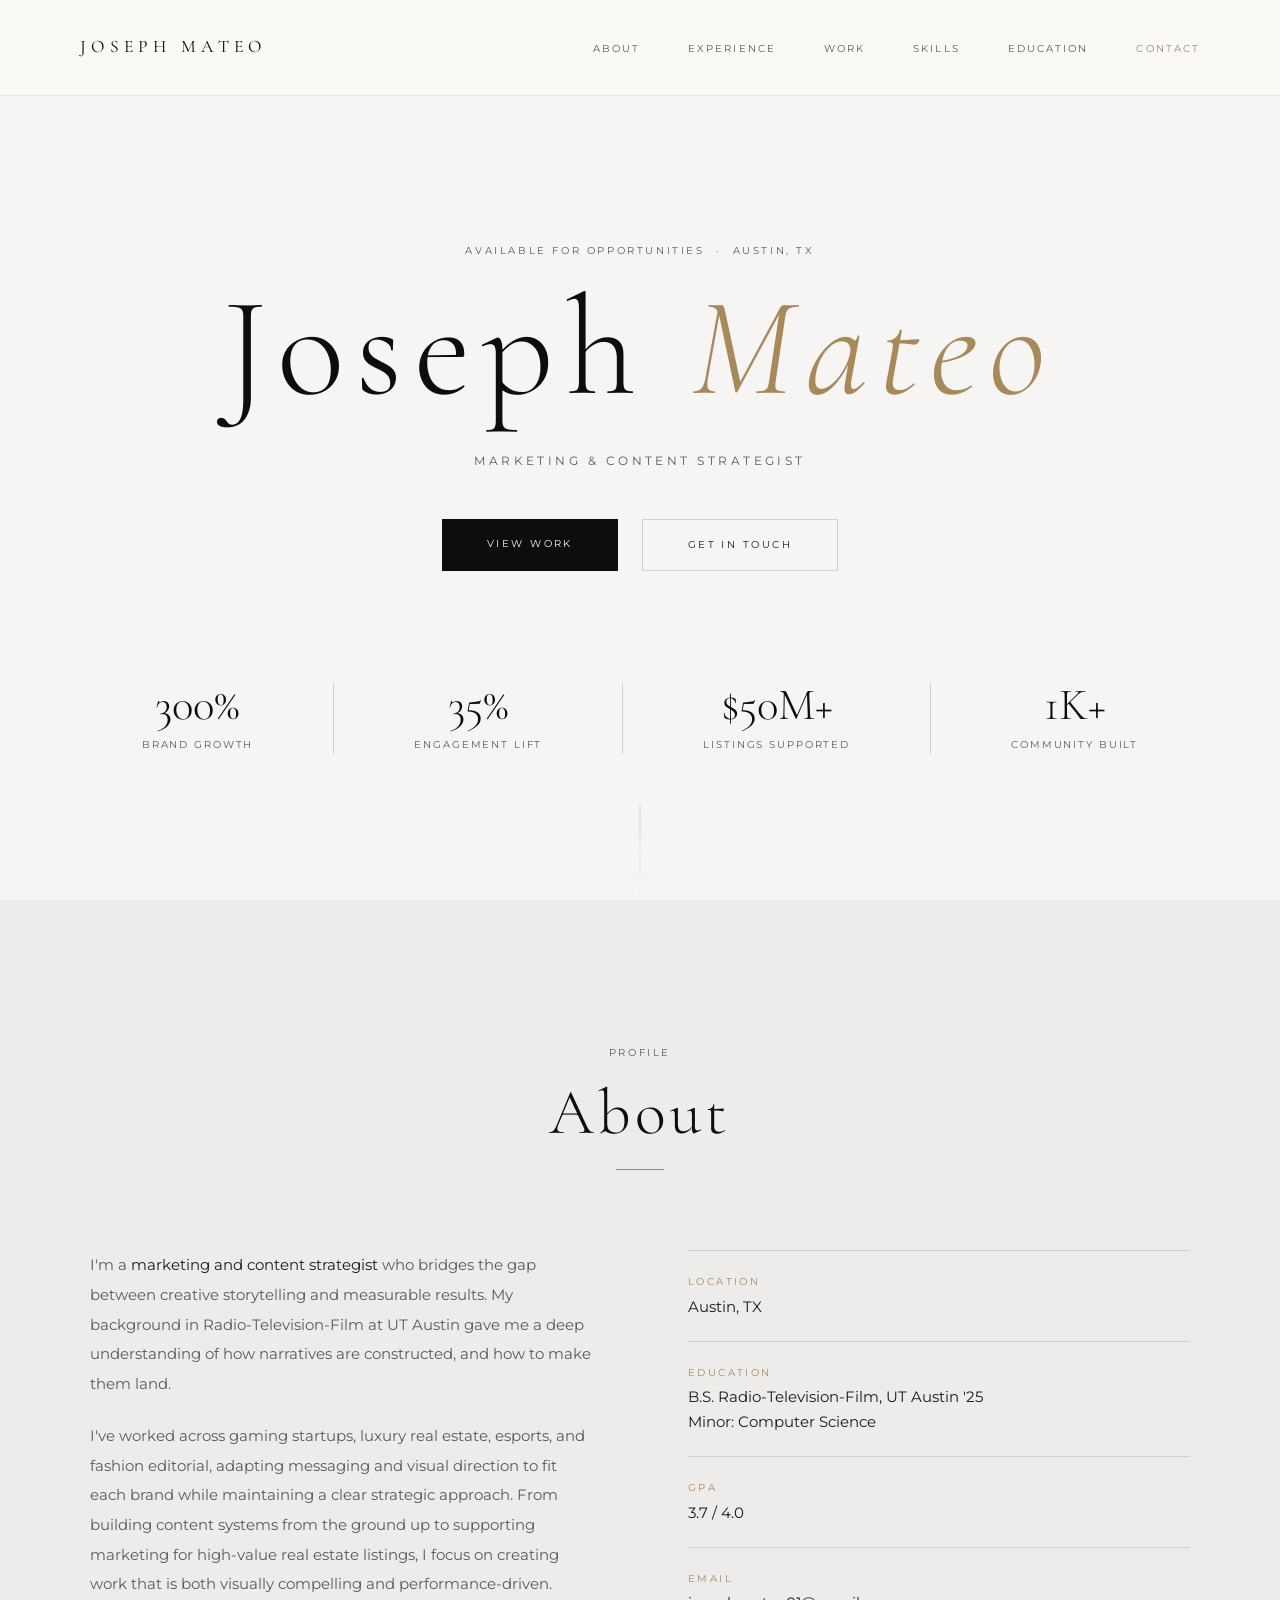
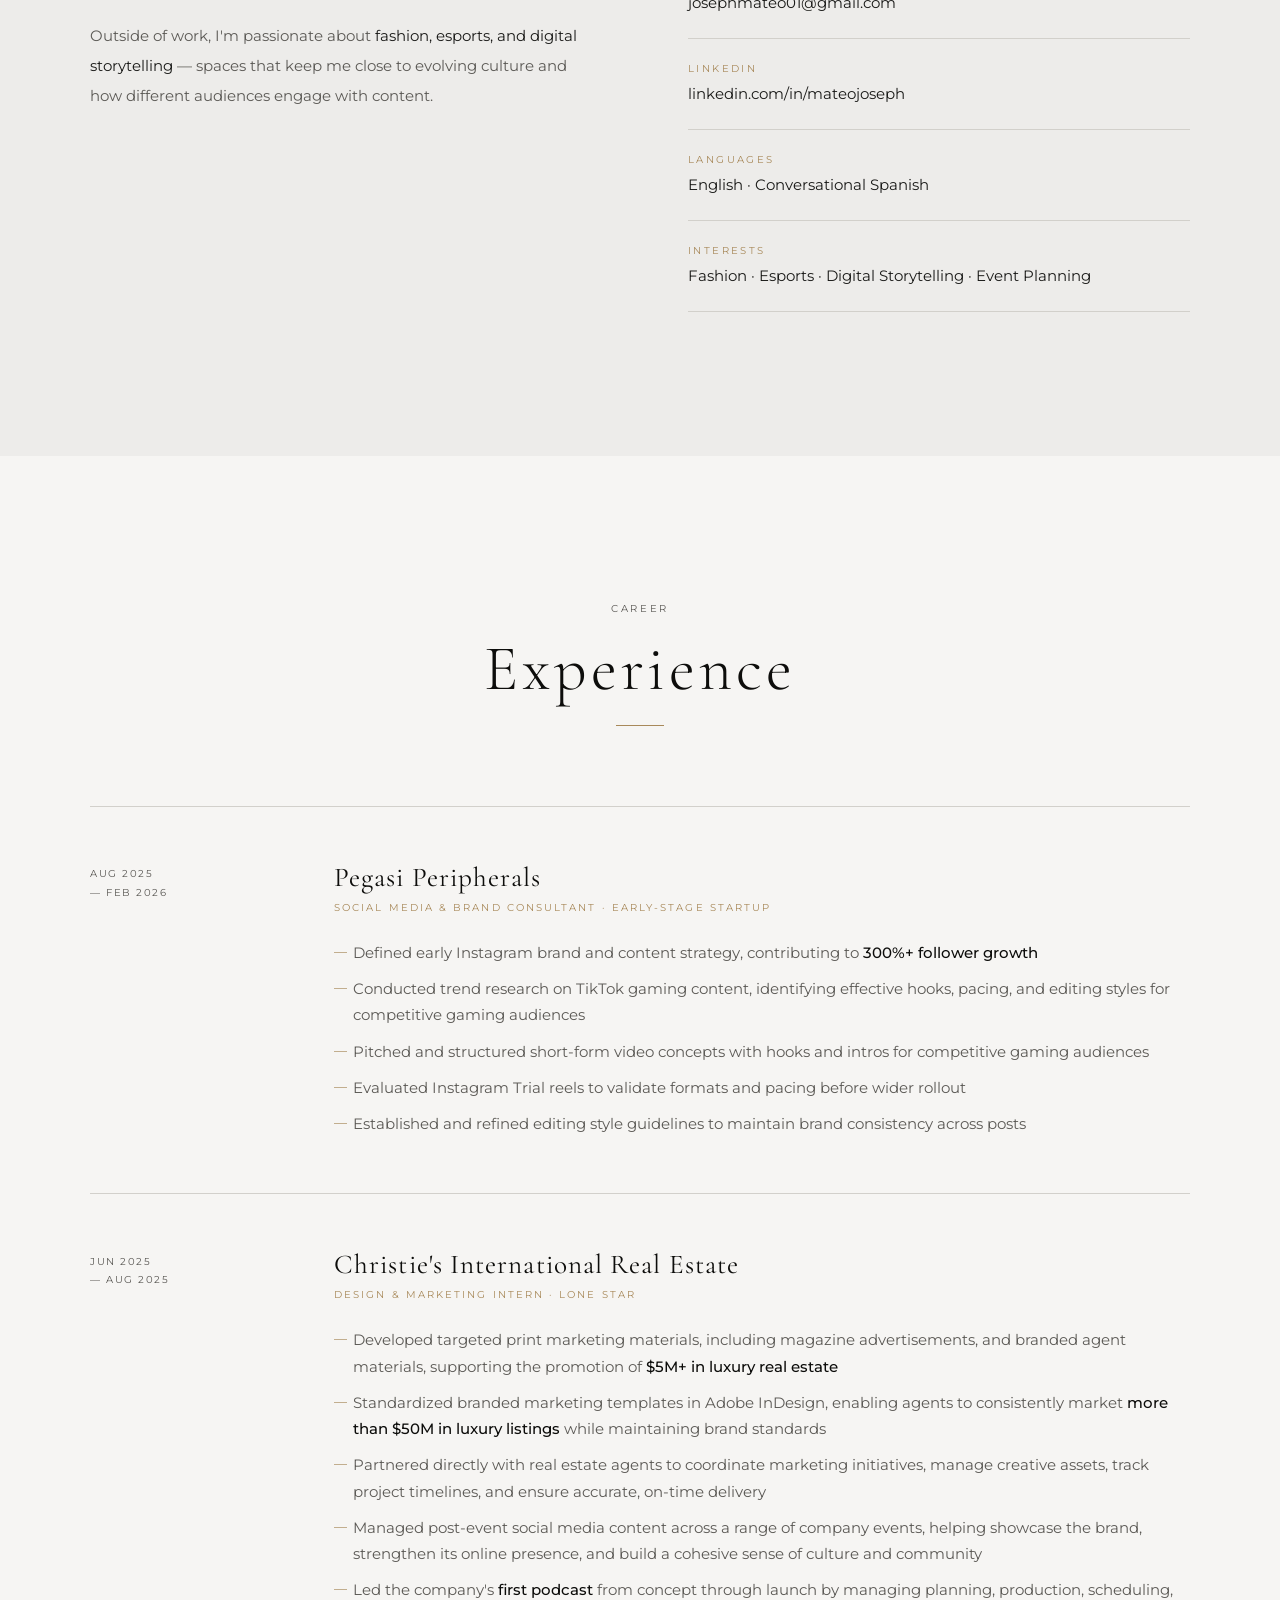
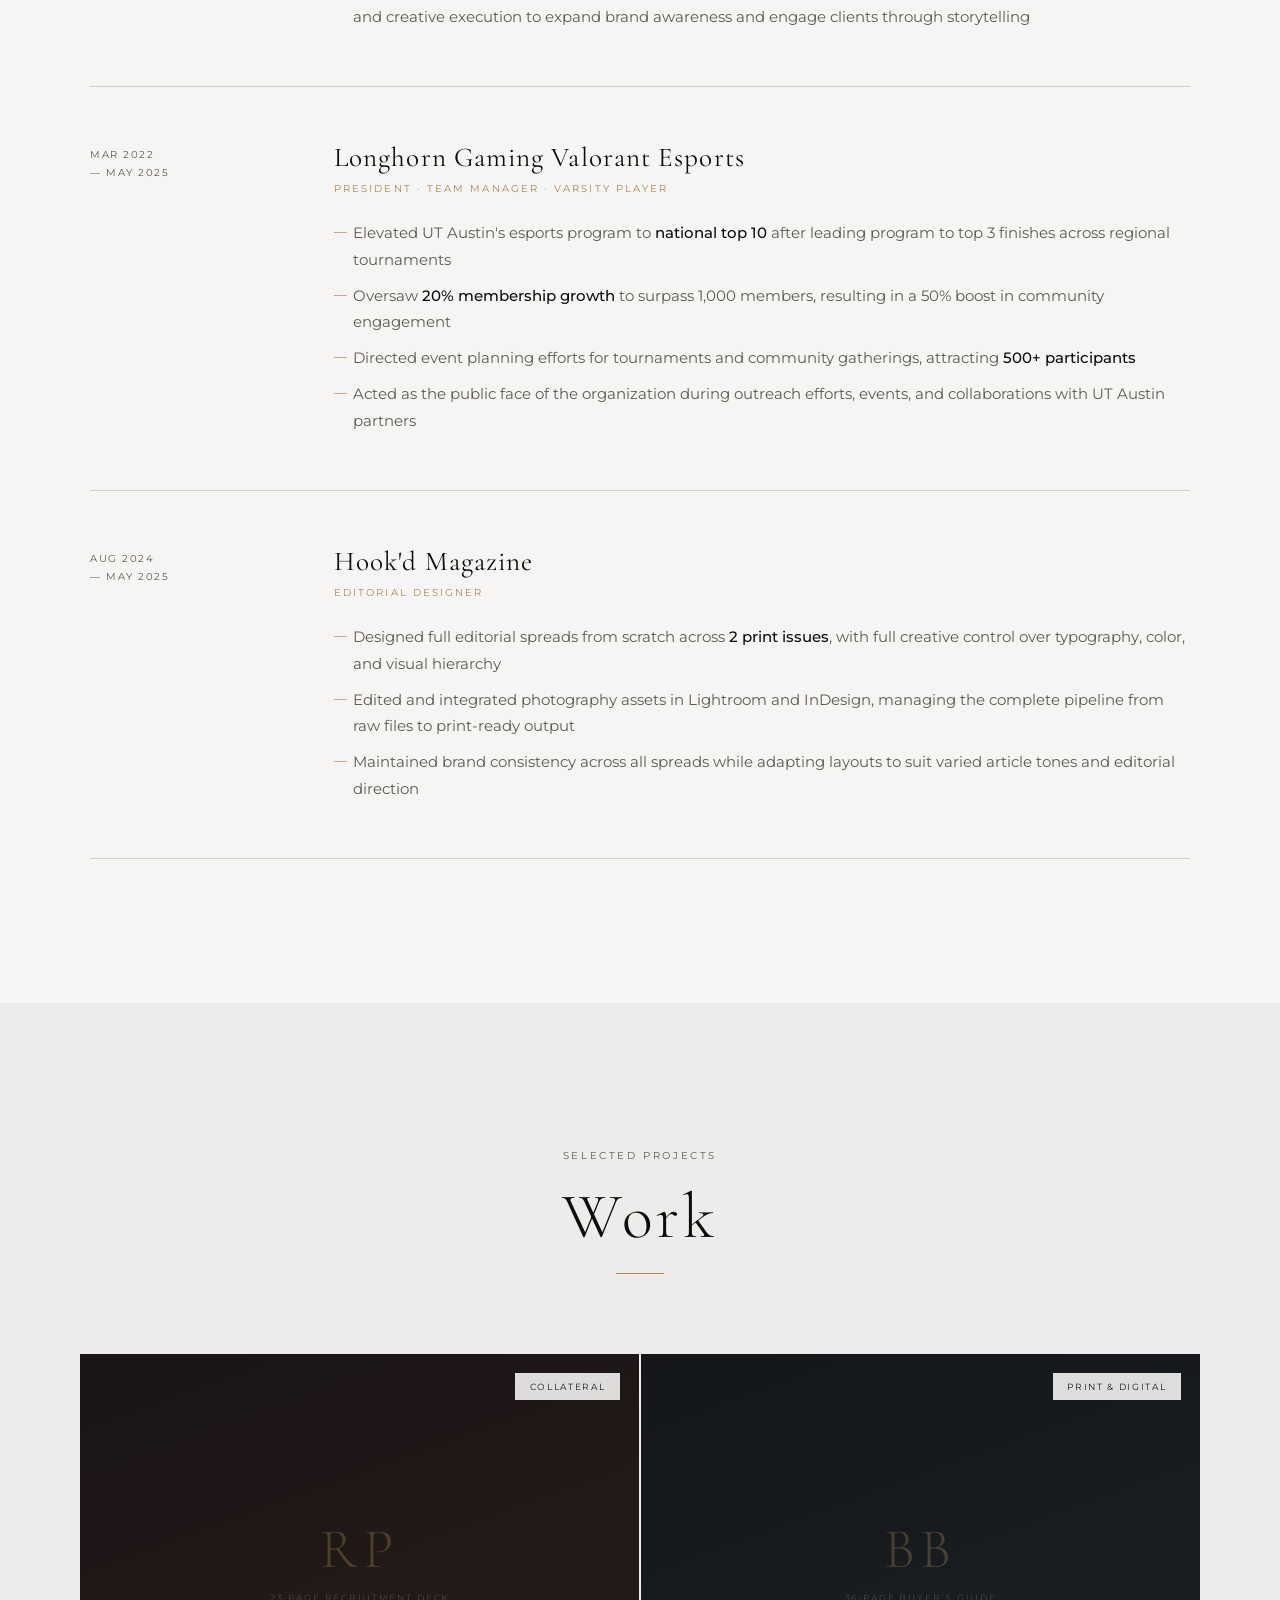
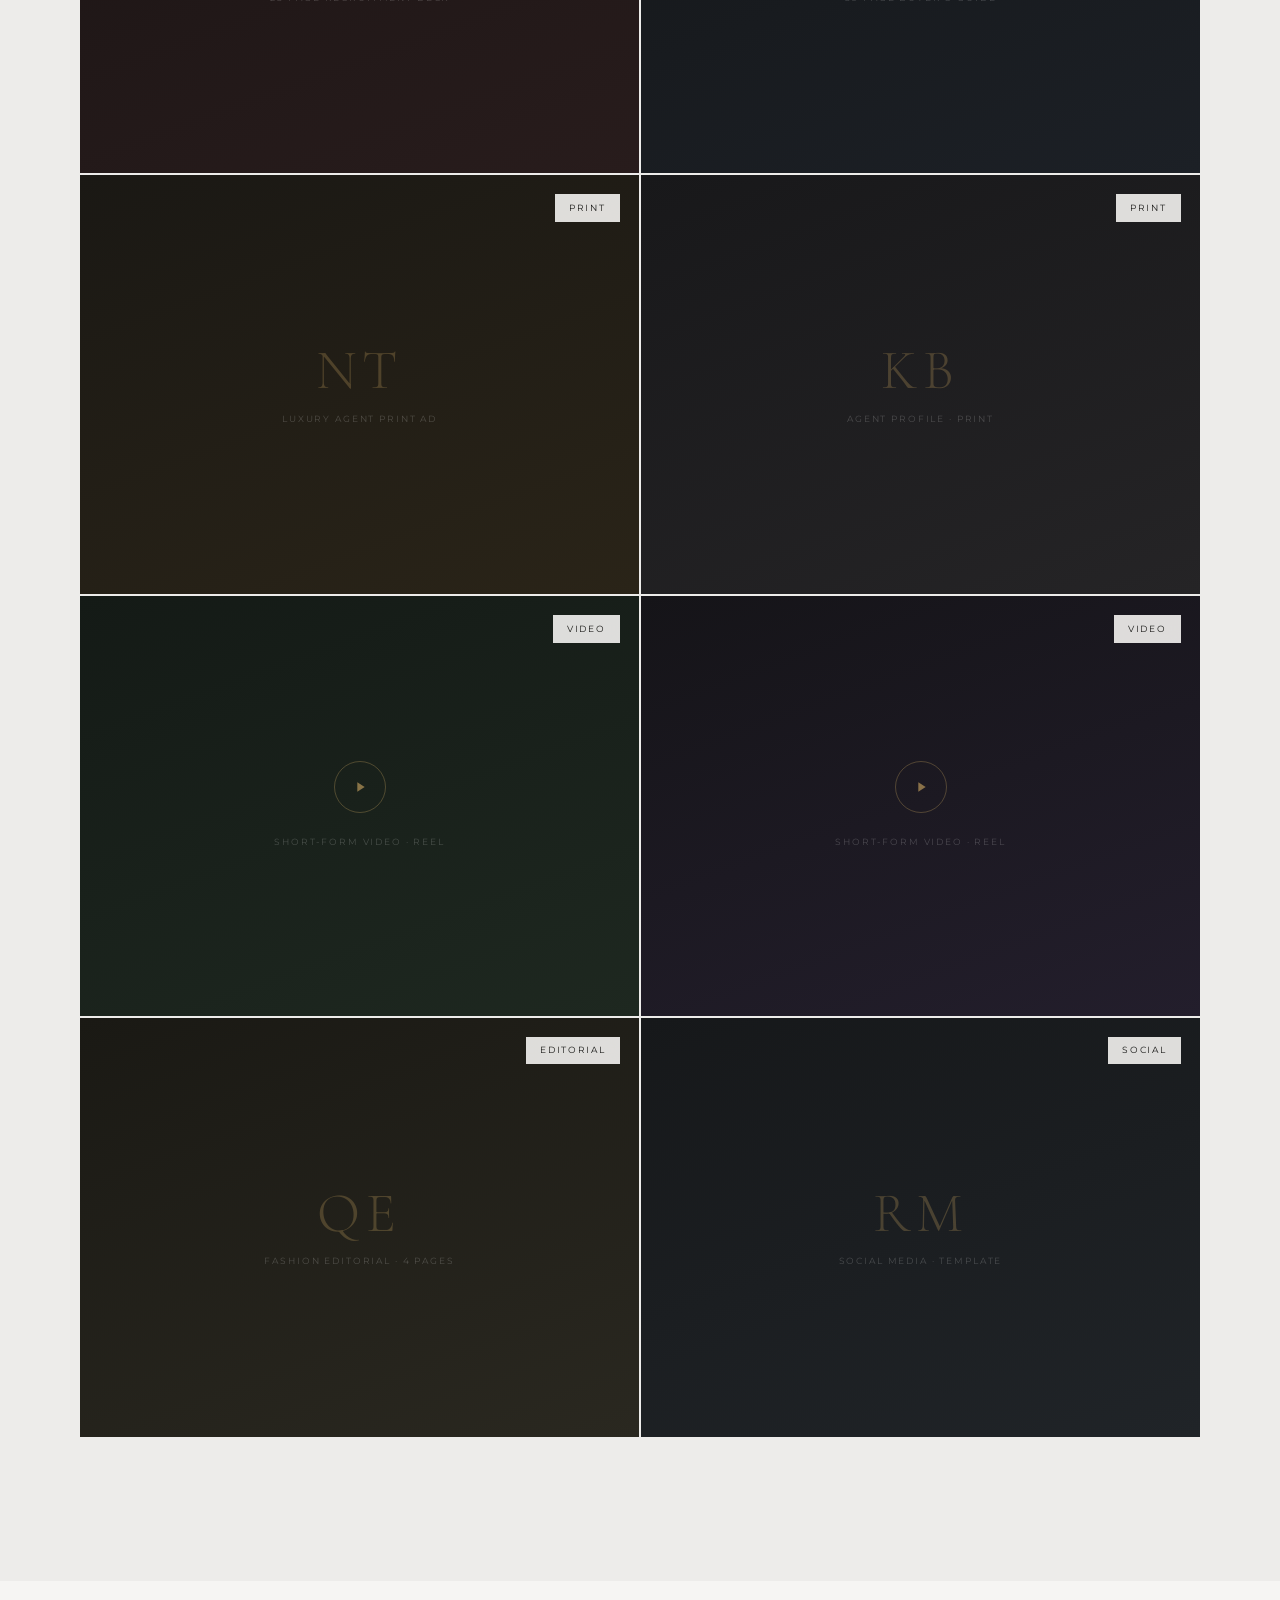
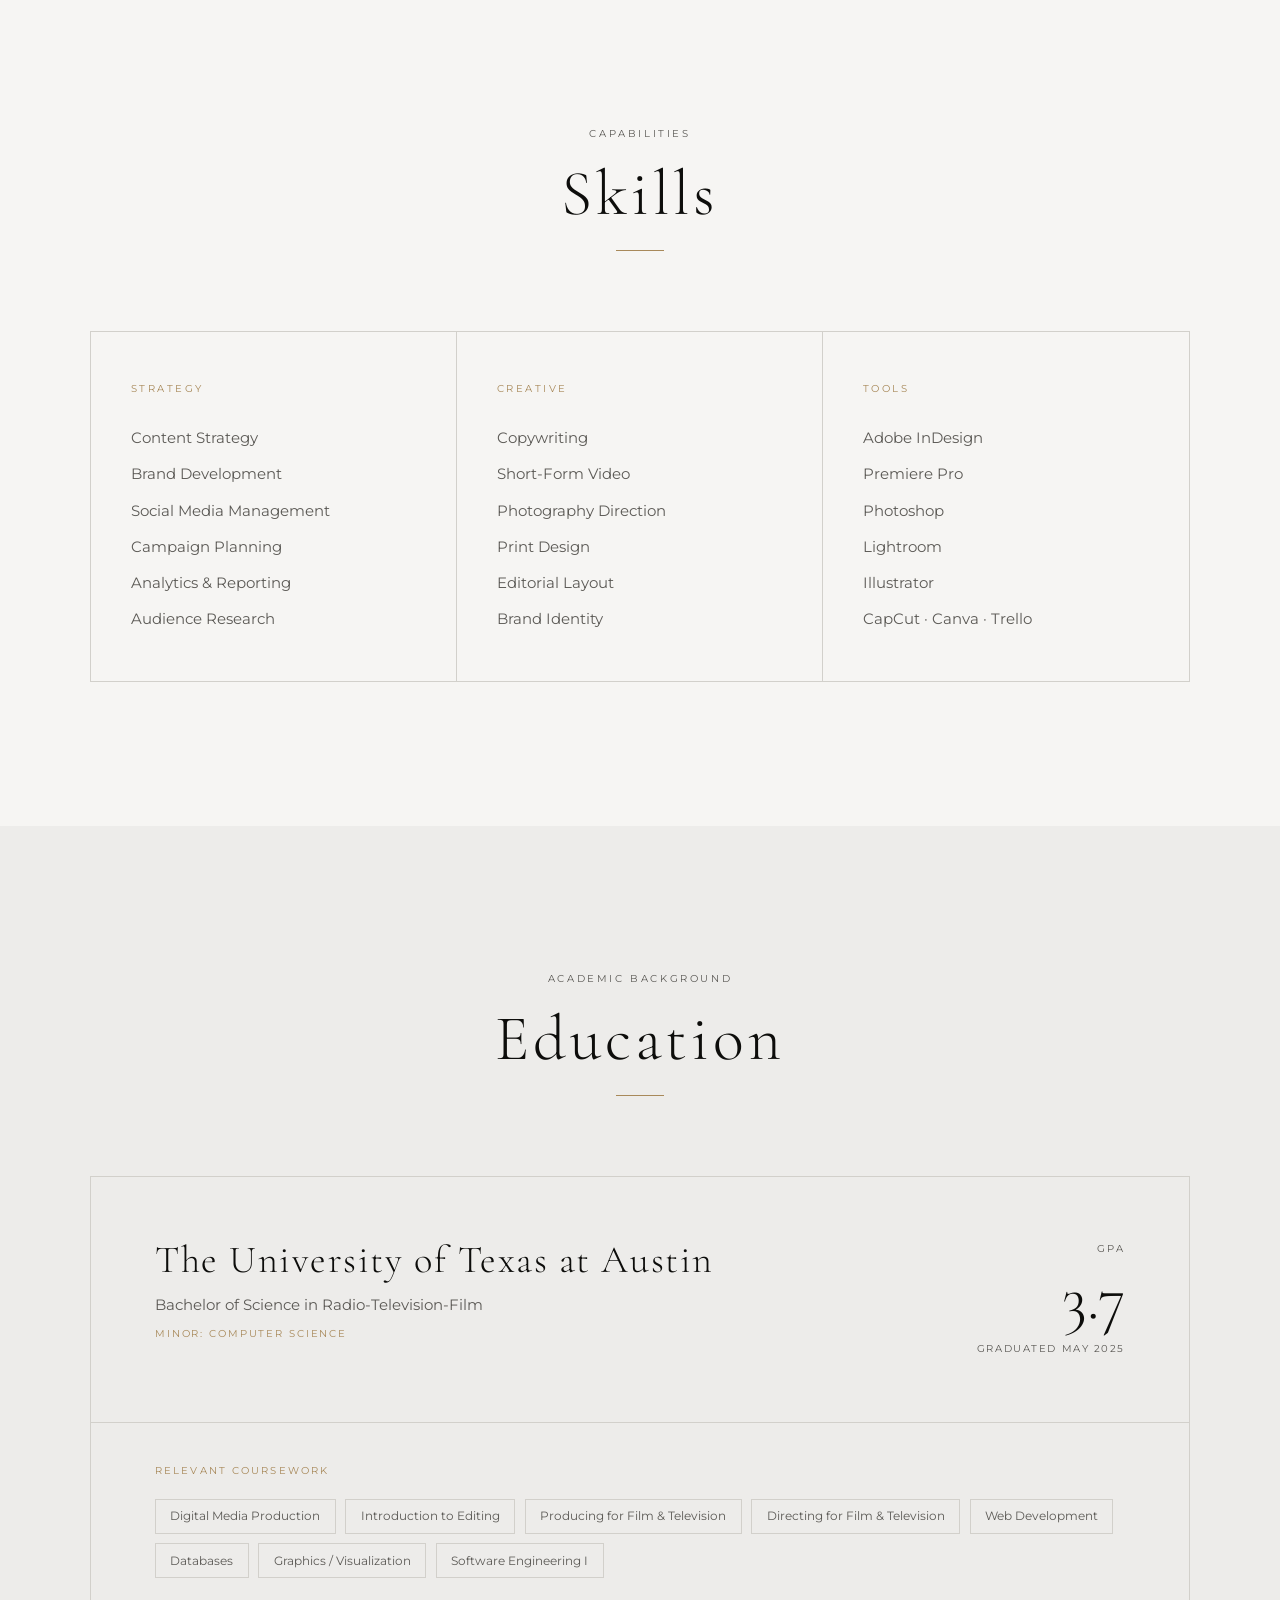
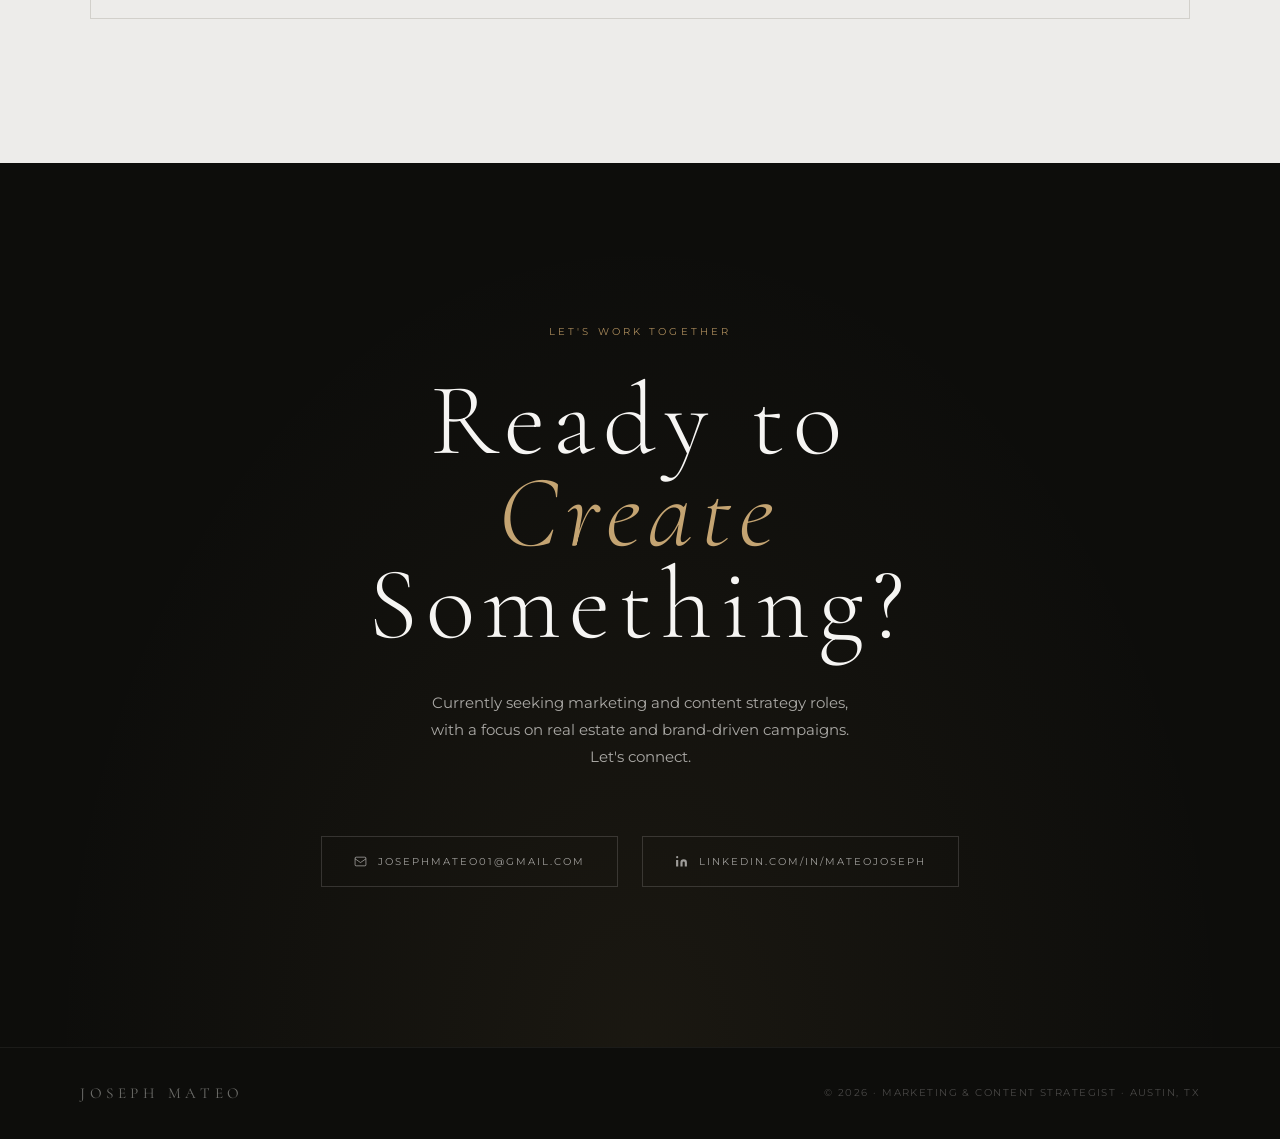
<file: index.html>
<!DOCTYPE html>
<html lang="en">
<head>
  <meta charset="UTF-8" />
  <meta name="viewport" content="width=device-width, initial-scale=1.0" />
  <title>Joseph Mateo — Marketing & Content Strategist</title>
  <link rel="preconnect" href="https://fonts.googleapis.com" />
  <link rel="preconnect" href="https://fonts.gstatic.com" crossorigin />
  <link href="https://fonts.googleapis.com/css2?family=Cormorant+Garamond:ital,wght@0,300;0,400;0,500;0,600;1,300;1,400&family=Montserrat:wght@200;300;400;500&display=swap" rel="stylesheet" />
  <style>
    :root {
      --ivory:     #F6F5F3;
      --ivory-mid: #EDECEA;
      --greige:    #E0DFDC;
      --warm-gray: #5C5A56;
      --charcoal:  #1A1A18;
      --ink:       #0D0D0B;
      --gold:      #A8895A;
      --gold-lt:   #C4A472;
      --border:    #D2D0CB;
    }

    *, *::before, *::after { box-sizing: border-box; margin: 0; padding: 0; }
    html { scroll-behavior: smooth; font-size: 16px; }

    body {
      background: var(--ivory);
      color: var(--charcoal);
      font-family: 'Montserrat', sans-serif;
      font-weight: 400;
      line-height: 1.75;
      overflow-x: hidden;
      cursor: default;
    }

    /* ─── SCROLLBAR ─── */
    ::-webkit-scrollbar { width: 2px; }
    ::-webkit-scrollbar-track { background: var(--ivory-mid); }
    ::-webkit-scrollbar-thumb { background: var(--gold); }

    /* ─── TYPOGRAPHY ─── */
    .display {
      font-family: 'Cormorant Garamond', serif;
      font-weight: 300;
    }
    .eyebrow {
      font-family: 'Montserrat', sans-serif;
      font-size: 0.65rem;
      font-weight: 400;
      letter-spacing: 0.25em;
      text-transform: uppercase;
      color: var(--warm-gray);
    }

    /* ─── NAV ─── */
    nav {
      position: fixed;
      top: 0; left: 0; right: 0;
      z-index: 200;
      display: flex;
      align-items: center;
      justify-content: space-between;
      padding: 2rem 5rem;
      background: rgba(250,249,246,0.94);
      backdrop-filter: blur(20px);
      -webkit-backdrop-filter: blur(20px);
      border-bottom: 1px solid rgba(216,211,202,0.5);
      transition: padding 0.4s ease;
    }
    .nav-logo {
      font-family: 'Cormorant Garamond', serif;
      font-weight: 400;
      font-size: 1.1rem;
      letter-spacing: 0.3em;
      text-transform: uppercase;
      color: var(--ink);
      text-decoration: none;
    }
    .nav-links {
      display: flex;
      gap: 3rem;
      list-style: none;
    }
    .nav-links a {
      font-size: 0.65rem;
      font-weight: 400;
      letter-spacing: 0.2em;
      text-transform: uppercase;
      color: var(--warm-gray);
      text-decoration: none;
      transition: color 0.3s;
      position: relative;
    }
    .nav-links a::after {
      content: '';
      position: absolute;
      bottom: -3px;
      left: 0; right: 0;
      height: 1px;
      background: var(--gold);
      transform: scaleX(0);
      transform-origin: left;
      transition: transform 0.3s ease;
    }
    .nav-links a:hover { color: var(--charcoal); }
    .nav-links a:hover::after { transform: scaleX(1); }
    .nav-cta { color: var(--gold) !important; }
    .nav-cta:hover { color: var(--charcoal) !important; }

    /* ─── HERO ─── */
    #hero {
      min-height: 100vh;
      display: flex;
      flex-direction: column;
      align-items: center;
      justify-content: center;
      text-align: center;
      padding: 12rem 5rem 6rem;
      position: relative;
    }
    #hero::after {
      content: '';
      position: absolute;
      bottom: 0; left: 50%;
      transform: translateX(-50%);
      width: 1px;
      height: 6rem;
      background: linear-gradient(to bottom, var(--border), transparent);
    }
    .hero-eyebrow {
      opacity: 0;
      animation: riseIn 1.2s 0.3s cubic-bezier(0.22,1,0.36,1) forwards;
    }
    .hero-name {
      font-family: 'Cormorant Garamond', serif;
      font-weight: 300;
      font-size: clamp(5rem, 11vw, 10.5rem);
      line-height: 0.9;
      letter-spacing: 0.08em;
      color: var(--ink);
      margin: 1.5rem 0 2.5rem;
      opacity: 0;
      animation: riseIn 1.4s 0.5s cubic-bezier(0.22,1,0.36,1) forwards;
    }
    .hero-name em {
      font-style: italic;
      color: var(--gold);
    }
    .hero-title {
      font-size: 0.72rem;
      font-weight: 400;
      letter-spacing: 0.3em;
      text-transform: uppercase;
      color: var(--warm-gray);
      margin-bottom: 3rem;
      opacity: 0;
      animation: riseIn 1.2s 0.8s cubic-bezier(0.22,1,0.36,1) forwards;
    }
    .hero-actions {
      display: flex;
      gap: 1.5rem;
      justify-content: center;
      opacity: 0;
      animation: riseIn 1s 1.1s cubic-bezier(0.22,1,0.36,1) forwards;
    }
    .hero-stats {
      display: flex;
      gap: 5rem;
      margin-top: 7rem;
      opacity: 0;
      animation: riseIn 1s 1.4s cubic-bezier(0.22,1,0.36,1) forwards;
    }
    .stat-item { text-align: center; }
    .stat-num {
      font-family: 'Cormorant Garamond', serif;
      font-size: 2.8rem;
      font-weight: 300;
      color: var(--ink);
      line-height: 1;
      display: block;
    }
    .stat-label {
      font-size: 0.65rem;
      letter-spacing: 0.18em;
      text-transform: uppercase;
      color: var(--warm-gray);
      margin-top: 0.5rem;
      display: block;
      font-weight: 400;
    }
    .stat-divider {
      width: 1px;
      background: var(--border);
      align-self: stretch;
    }

    /* ─── BUTTONS ─── */
    .btn {
      display: inline-block;
      font-size: 0.62rem;
      font-weight: 400;
      letter-spacing: 0.25em;
      text-transform: uppercase;
      text-decoration: none;
      transition: all 0.35s ease;
    }
    .btn-primary {
      background: var(--ink);
      color: var(--ivory);
      padding: 1rem 2.8rem;
    }
    .btn-primary:hover {
      background: var(--gold);
      color: var(--ivory);
    }
    .btn-ghost {
      border: 1px solid var(--border);
      color: var(--charcoal);
      padding: 1rem 2.8rem;
    }
    .btn-ghost:hover {
      border-color: var(--charcoal);
      color: var(--ink);
    }

    /* ─── SECTION LAYOUT ─── */
    section { padding: 9rem 5rem; }
    .section-mark {
      text-align: center;
      margin-bottom: 5rem;
    }
    .section-mark .eyebrow {
      display: block;
      margin-bottom: 1.2rem;
    }
    .section-mark h2 {
      font-family: 'Cormorant Garamond', serif;
      font-weight: 300;
      font-size: clamp(2.8rem, 5vw, 4.5rem);
      letter-spacing: 0.06em;
      color: var(--ink);
      line-height: 1;
    }
    .rule {
      width: 3rem;
      height: 1px;
      background: var(--gold);
      margin: 1.5rem auto 0;
    }

    /* ─── ABOUT ─── */
    #about { background: var(--ivory-mid); }
    .about-grid {
      display: grid;
      grid-template-columns: 1fr 1fr;
      gap: 6rem;
      align-items: start;
      max-width: 1100px;
      margin: 0 auto;
    }
    .about-text p {
      font-size: 0.95rem;
      color: var(--warm-gray);
      line-height: 1.95;
      margin-bottom: 1.4rem;
      font-weight: 400;
    }
    .about-text p strong { color: var(--charcoal); font-weight: 400; }
    .detail-list { display: flex; flex-direction: column; }
    .detail-row {
      display: flex;
      flex-direction: column;
      gap: 0.25rem;
      padding: 1.4rem 0;
      border-bottom: 1px solid var(--border);
    }
    .detail-row:first-child { border-top: 1px solid var(--border); }
    .detail-label {
      font-size: 0.6rem;
      letter-spacing: 0.25em;
      text-transform: uppercase;
      color: var(--gold);
      font-weight: 400;
    }
    .detail-val {
      font-size: 0.92rem;
      color: var(--charcoal);
      line-height: 1.65;
      font-weight: 400;
    }
    .detail-val a { color: var(--charcoal); text-decoration: none; transition: color 0.2s; }
    .detail-val a:hover { color: var(--gold); }

    /* ─── EXPERIENCE ─── */
    #experience { background: var(--ivory); }
    .exp-list {
      max-width: 1100px;
      margin: 0 auto;
      display: flex;
      flex-direction: column;
    }
    .exp-item {
      display: grid;
      grid-template-columns: 180px 1fr;
      gap: 4rem;
      align-items: start;
      padding: 3.5rem 0;
      border-bottom: 1px solid var(--border);
    }
    .exp-item:first-child { border-top: 1px solid var(--border); }
    .exp-period {
      font-size: 0.65rem;
      letter-spacing: 0.15em;
      color: var(--warm-gray);
      text-transform: uppercase;
      line-height: 1.8;
      padding-top: 0.15rem;
    }
    .exp-company {
      font-family: 'Cormorant Garamond', serif;
      font-size: 1.7rem;
      font-weight: 400;
      letter-spacing: 0.04em;
      color: var(--ink);
      line-height: 1.1;
      margin-bottom: 0.4rem;
    }
    .exp-role {
      font-size: 0.65rem;
      letter-spacing: 0.2em;
      text-transform: uppercase;
      color: var(--gold);
      font-weight: 400;
      margin-bottom: 1.4rem;
    }
    .exp-bullets {
      list-style: none;
      display: flex;
      flex-direction: column;
      gap: 0.6rem;
    }
    .exp-bullets li {
      font-size: 0.92rem;
      color: var(--warm-gray);
      padding-left: 1.2rem;
      position: relative;
      line-height: 1.8;
      font-weight: 400;
    }
    .exp-bullets li::before {
      content: '—';
      position: absolute;
      left: 0;
      color: var(--gold);
      font-size: 0.8rem;
    }
    .exp-bullets li strong { color: var(--ink); font-weight: 500; }

    /* ─── WORK ─── */
    #work { background: var(--ivory-mid); }
    .work-grid {
      display: grid;
      grid-template-columns: repeat(2, 1fr);
      gap: 2px;
      max-width: 1200px;
      margin: 0 auto;
    }
    .work-card {
      position: relative;
      overflow: hidden;
      cursor: pointer;
      background: var(--greige);
    }
    .work-card-thumb {
      width: 100%;
      aspect-ratio: 4/3;
      object-fit: cover;
      display: block;
      transition: transform 0.8s cubic-bezier(0.25,0.46,0.45,0.94), filter 0.5s;
      filter: grayscale(15%);
    }
    .work-card:hover .work-card-thumb {
      transform: scale(1.06);
      filter: grayscale(0%);
    }
    .work-placeholder {
      width: 100%;
      aspect-ratio: 4/3;
      display: flex;
      align-items: center;
      justify-content: center;
      flex-direction: column;
      gap: 0.8rem;
      transition: transform 0.8s cubic-bezier(0.25,0.46,0.45,0.94);
    }
    .work-card:hover .work-placeholder { transform: scale(1.04); }
    .ph-quantum  { background: linear-gradient(160deg, #1a1914 0%, #2a2820 100%); }
    .ph-kim      { background: linear-gradient(160deg, #18181a 0%, #252426 100%); }
    .ph-naomi    { background: linear-gradient(160deg, #1a1814 0%, #2a2418 100%); }
    .ph-robert   { background: linear-gradient(160deg, #16181a 0%, #202428 100%); }
    .ph-sales    { background: linear-gradient(160deg, #141a16 0%, #1e2820 100%); }
    .ph-buyer    { background: linear-gradient(160deg, #141618 0%, #1c2026 100%); }
    .ph-recruit  { background: linear-gradient(160deg, #1a1414 0%, #281c1c 100%); }
    .ph-carpool  { background: linear-gradient(160deg, #151418 0%, #231e2c 100%); }
    .ph-monogram {
      font-family: 'Cormorant Garamond', serif;
      font-size: 3.5rem;
      font-weight: 300;
      letter-spacing: 0.1em;
      color: rgba(184,151,90,0.3);
      line-height: 1;
    }
    .ph-sub {
      font-size: 0.58rem;
      letter-spacing: 0.2em;
      text-transform: uppercase;
      color: rgba(255,255,255,0.2);
    }
    .play-ring {
      width: 52px; height: 52px;
      border: 1px solid rgba(184,151,90,0.35);
      border-radius: 50%;
      display: flex; align-items: center; justify-content: center;
      transition: border-color 0.4s, background 0.4s;
    }
    .work-card:hover .play-ring {
      border-color: rgba(184,151,90,0.7);
      background: rgba(184,151,90,0.08);
    }
    .work-card-overlay {
      position: absolute;
      inset: 0;
      background: linear-gradient(to top, rgba(13,13,11,0.88) 0%, rgba(13,13,11,0.1) 50%, transparent 100%);
      opacity: 0;
      transition: opacity 0.5s ease;
    }
    .work-card:hover .work-card-overlay { opacity: 1; }
    .work-card-info {
      position: absolute;
      bottom: 0; left: 0; right: 0;
      padding: 2rem 2.5rem;
      transform: translateY(8px);
      transition: transform 0.5s cubic-bezier(0.22,1,0.36,1);
    }
    .work-card:hover .work-card-info { transform: translateY(0); }
    .work-card-tag {
      font-size: 0.58rem;
      letter-spacing: 0.2em;
      text-transform: uppercase;
      color: var(--gold-lt);
      display: block;
      margin-bottom: 0.5rem;
      opacity: 0;
      transition: opacity 0.4s 0.05s;
    }
    .work-card:hover .work-card-tag { opacity: 1; }
    .work-card-title {
      font-family: 'Cormorant Garamond', serif;
      font-size: 1.6rem;
      font-weight: 400;
      letter-spacing: 0.04em;
      color: var(--ivory);
      line-height: 1.1;
      opacity: 0;
      transition: opacity 0.4s 0.1s;
    }
    .work-card:hover .work-card-title { opacity: 1; }
    .work-card-desc {
      font-size: 0.78rem;
      color: rgba(246,245,243,0.7);
      line-height: 1.65;
      margin-top: 0.5rem;
      font-weight: 400;
      opacity: 0;
      transition: opacity 0.4s 0.13s;
    }
    .work-card:hover .work-card-desc { opacity: 1; }
    .work-card-cta {
      display: inline-block;
      margin-top: 1rem;
      font-size: 0.58rem;
      letter-spacing: 0.22em;
      text-transform: uppercase;
      color: var(--gold-lt);
      border-bottom: 1px solid rgba(212,176,122,0.4);
      padding-bottom: 2px;
      opacity: 0;
      transition: opacity 0.4s 0.15s, border-color 0.3s;
    }
    .work-card:hover .work-card-cta { opacity: 1; }
    .work-card-cta:hover { border-color: var(--gold-lt); }
    .work-type-badge {
      position: absolute;
      top: 1.2rem; right: 1.2rem;
      background: rgba(250,249,246,0.88);
      backdrop-filter: blur(6px);
      padding: 0.35rem 0.9rem;
      font-size: 0.58rem;
      letter-spacing: 0.18em;
      text-transform: uppercase;
      color: var(--charcoal);
      font-weight: 400;
    }

    /* ─── SKILLS ─── */
    #skills { background: var(--ivory); }
    .skills-grid {
      display: grid;
      grid-template-columns: repeat(3, 1fr);
      gap: 0;
      max-width: 1100px;
      margin: 0 auto;
      border: 1px solid var(--border);
    }
    .skill-group {
      padding: 3rem 2.5rem;
      border-right: 1px solid var(--border);
      transition: background 0.4s;
    }
    .skill-group:last-child { border-right: none; }
    .skill-group:hover { background: var(--ivory-mid); }
    .skill-group-title {
      font-size: 0.62rem;
      letter-spacing: 0.25em;
      text-transform: uppercase;
      color: var(--gold);
      font-weight: 400;
      margin-bottom: 1.8rem;
      display: block;
    }
    .skill-items {
      display: flex;
      flex-direction: column;
      gap: 0.65rem;
    }
    .skill-item {
      font-size: 0.92rem;
      color: var(--warm-gray);
      font-weight: 400;
      transition: color 0.25s;
    }
    .skill-group:hover .skill-item { color: var(--charcoal); }

    /* ─── EDUCATION ─── */
    #education { background: var(--ivory-mid); }
    .edu-block {
      max-width: 1100px;
      margin: 0 auto;
      border: 1px solid var(--border);
    }
    .edu-main {
      display: grid;
      grid-template-columns: 1fr auto;
      gap: 3rem;
      padding: 4rem;
      align-items: start;
    }
    .edu-school {
      font-family: 'Cormorant Garamond', serif;
      font-size: 2.4rem;
      font-weight: 300;
      letter-spacing: 0.04em;
      color: var(--ink);
      line-height: 1;
      margin-bottom: 0.8rem;
    }
    .edu-degree {
      font-size: 0.95rem;
      color: var(--warm-gray);
      margin-bottom: 0.4rem;
      font-weight: 400;
    }
    .edu-minor {
      font-size: 0.65rem;
      letter-spacing: 0.18em;
      text-transform: uppercase;
      color: var(--gold);
      font-weight: 400;
    }
    .edu-right { text-align: right; }
    .edu-gpa-label {
      font-size: 0.6rem;
      letter-spacing: 0.22em;
      text-transform: uppercase;
      color: var(--warm-gray);
      margin-bottom: 0.5rem;
    }
    .edu-gpa {
      font-family: 'Cormorant Garamond', serif;
      font-size: 4rem;
      font-weight: 300;
      color: var(--ink);
      line-height: 1;
    }
    .edu-year {
      font-size: 0.65rem;
      letter-spacing: 0.15em;
      text-transform: uppercase;
      color: var(--warm-gray);
      margin-top: 0.6rem;
    }
    .coursework {
      padding: 2.5rem 4rem;
      border-top: 1px solid var(--border);
    }
    .coursework-label {
      font-size: 0.6rem;
      letter-spacing: 0.22em;
      text-transform: uppercase;
      color: var(--gold);
      font-weight: 400;
      margin-bottom: 1.2rem;
    }
    .coursework-tags {
      display: flex;
      flex-wrap: wrap;
      gap: 0.6rem;
    }
    .course-tag {
      font-size: 0.78rem;
      color: var(--warm-gray);
      border: 1px solid var(--border);
      padding: 0.35rem 0.9rem;
      transition: color 0.25s, border-color 0.25s;
    }
    .course-tag:hover { color: var(--charcoal); border-color: var(--warm-gray); }

    /* ─── CONTACT ─── */
    #contact {
      background: var(--ink);
      text-align: center;
      padding: 10rem 5rem;
      position: relative;
      overflow: hidden;
    }
    #contact::before {
      content: '';
      position: absolute;
      inset: 0;
      background: radial-gradient(ellipse at 50% 100%, rgba(184,151,90,0.08) 0%, transparent 65%);
      pointer-events: none;
    }
    .contact-eyebrow {
      font-size: 0.65rem;
      letter-spacing: 0.3em;
      text-transform: uppercase;
      color: var(--gold);
      font-weight: 400;
      margin-bottom: 2rem;
    }
    .contact-headline {
      font-family: 'Cormorant Garamond', serif;
      font-weight: 300;
      font-size: clamp(3rem, 8vw, 7.5rem);
      letter-spacing: 0.08em;
      line-height: 0.9;
      color: var(--ivory);
      margin-bottom: 2.5rem;
    }
    .contact-headline em {
      font-style: italic;
      color: var(--gold-lt);
    }
    .contact-sub {
      font-size: 0.92rem;
      color: rgba(250,249,246,0.65);
      max-width: 440px;
      margin: 0 auto 4rem;
      line-height: 1.85;
      font-weight: 400;
    }
    .contact-links {
      display: flex;
      justify-content: center;
      gap: 1.5rem;
      flex-wrap: wrap;
    }
    .contact-link {
      display: flex;
      align-items: center;
      gap: 0.7rem;
      font-size: 0.62rem;
      letter-spacing: 0.2em;
      text-transform: uppercase;
      color: rgba(250,249,246,0.6);
      text-decoration: none;
      border: 1px solid rgba(250,249,246,0.15);
      padding: 1rem 2rem;
      transition: all 0.35s;
    }
    .contact-link:hover {
      color: var(--ivory);
      border-color: var(--gold);
    }
    .contact-link svg { width: 13px; height: 13px; }

    /* ─── FOOTER ─── */
    footer {
      background: var(--ink);
      border-top: 1px solid rgba(255,255,255,0.06);
      padding: 2rem 5rem;
      display: flex;
      justify-content: space-between;
      align-items: center;
    }
    .footer-logo {
      font-family: 'Cormorant Garamond', serif;
      font-size: 0.95rem;
      letter-spacing: 0.3em;
      text-transform: uppercase;
      color: rgba(250,249,246,0.4);
    }
    .footer-copy {
      font-size: 0.6rem;
      letter-spacing: 0.15em;
      text-transform: uppercase;
      color: rgba(250,249,246,0.25);
    }

    /* ─── MODAL ─── */
    .modal-overlay {
      position: fixed;
      inset: 0;
      background: rgba(13,13,11,0.96);
      z-index: 1000;
      display: flex;
      align-items: center;
      justify-content: center;
      opacity: 0;
      pointer-events: none;
      transition: opacity 0.4s ease;
      padding: 2rem;
    }
    .modal-overlay.open { opacity: 1; pointer-events: all; }
    .modal-inner {
      position: relative;
      width: 100%;
      max-width: 1000px;
      max-height: 90vh;
      display: flex;
      flex-direction: column;
      background: var(--ivory);
    }
    .modal-header {
      display: flex;
      align-items: center;
      justify-content: space-between;
      padding: 1.5rem 2rem;
      border-bottom: 1px solid var(--border);
      flex-shrink: 0;
    }
    .modal-title-block { display: flex; flex-direction: column; gap: 0.25rem; }
    .modal-tag {
      font-size: 0.58rem;
      letter-spacing: 0.22em;
      text-transform: uppercase;
      color: var(--gold);
      font-weight: 400;
    }
    .modal-title {
      font-family: 'Cormorant Garamond', serif;
      font-size: 1.7rem;
      font-weight: 400;
      letter-spacing: 0.04em;
      color: var(--ink);
    }
    .modal-close {
      background: none;
      border: 1px solid var(--border);
      color: var(--warm-gray);
      width: 38px; height: 38px;
      display: flex;
      align-items: center;
      justify-content: center;
      cursor: pointer;
      font-size: 1rem;
      transition: border-color 0.2s, color 0.2s;
      flex-shrink: 0;
    }
    .modal-close:hover { border-color: var(--charcoal); color: var(--ink); }
    .modal-body {
      flex: 1;
      overflow-y: auto;
      display: flex;
      align-items: flex-start;
      justify-content: center;
      padding: 1.5rem;
      min-height: 0;
    }
    .modal-body img { max-width: 100%; max-height: 72vh; object-fit: contain; display: block; }
    .modal-body iframe { width: 100%; height: 72vh; border: none; }
    .modal-footer {
      padding: 1.2rem 2rem;
      border-top: 1px solid var(--border);
      display: flex;
      align-items: center;
      justify-content: space-between;
      flex-shrink: 0;
      gap: 1rem;
    }
    .modal-desc { font-size: 0.88rem; color: var(--warm-gray); line-height: 1.6; font-weight: 400; }
    .modal-open-btn {
      font-size: 0.62rem;
      letter-spacing: 0.18em;
      text-transform: uppercase;
      color: var(--charcoal);
      text-decoration: none;
      border: 1px solid var(--border);
      padding: 0.6rem 1.2rem;
      transition: background 0.25s, border-color 0.25s, color 0.25s;
      white-space: nowrap;
      flex-shrink: 0;
    }
    .modal-open-btn:hover { background: var(--ink); border-color: var(--ink); color: var(--ivory); }

    /* ─── ANIMATIONS ─── */
    @keyframes riseIn {
      from { opacity: 0; transform: translateY(20px); }
      to   { opacity: 1; transform: translateY(0); }
    }
    .reveal {
      opacity: 0;
      transform: translateY(24px);
      transition: opacity 0.9s cubic-bezier(0.22,1,0.36,1), transform 0.9s cubic-bezier(0.22,1,0.36,1);
    }
    .reveal.visible { opacity: 1; transform: translateY(0); }

    @media (prefers-reduced-motion: reduce) {
      *, .reveal { animation: none !important; transition-duration: 0.01ms !important; }
      .reveal { opacity: 1; transform: none; }
    }

    /* ─── MOBILE ─── */
    @media (max-width: 900px) {
      nav { padding: 1.5rem 1.5rem; }
      .nav-links { display: none; }
      #hero { padding: 9rem 1.5rem 5rem; }
      .hero-stats { flex-wrap: wrap; gap: 2.5rem; justify-content: center; }
      .stat-divider { display: none; }
      section { padding: 6rem 1.5rem; }
      .about-grid { grid-template-columns: 1fr; gap: 3rem; }
      .exp-item { grid-template-columns: 1fr; gap: 1rem; }
      .skills-grid { grid-template-columns: 1fr 1fr; }
      .skill-group { border-right: none; border-bottom: 1px solid var(--border); }
      .work-grid { grid-template-columns: 1fr; }
      .edu-main { grid-template-columns: 1fr; }
      .edu-main, .coursework { padding: 2rem; }
      footer { flex-direction: column; gap: 1rem; text-align: center; }
      .contact-links { flex-direction: column; align-items: center; }
      .modal-overlay { padding: 0; align-items: flex-end; }
      .modal-inner { max-height: 95vh; }
      .modal-body iframe { height: 55vh; }
    }
  </style>
</head>
<body>

  <!-- NAV -->
  <nav>
    <a href="#hero" class="nav-logo">Joseph Mateo</a>
    <ul class="nav-links">
      <li><a href="#about">About</a></li>
      <li><a href="#experience">Experience</a></li>
      <li><a href="#work">Work</a></li>
      <li><a href="#skills">Skills</a></li>
      <li><a href="#education">Education</a></li>
      <li><a href="#contact" class="nav-cta">Contact</a></li>
    </ul>
  </nav>

  <!-- HERO -->
  <section id="hero">
    <div class="eyebrow hero-eyebrow">Available for opportunities &nbsp;·&nbsp; Austin, TX</div>
    <h1 class="hero-name">Joseph <em>Mateo</em></h1>
    <p class="hero-title">Marketing &amp; Content Strategist</p>
    <div class="hero-actions">
      <a href="#work" class="btn btn-primary">View Work</a>
      <a href="#contact" class="btn btn-ghost">Get In Touch</a>
    </div>
    <div class="hero-stats">
      <div class="stat-item">
        <span class="stat-num">300%</span>
        <span class="stat-label">Brand Growth</span>
      </div>
      <div class="stat-divider"></div>
      <div class="stat-item">
        <span class="stat-num">35%</span>
        <span class="stat-label">Engagement Lift</span>
      </div>
      <div class="stat-divider"></div>
      <div class="stat-item">
        <span class="stat-num">$50M+</span>
        <span class="stat-label">Listings Supported</span>
      </div>
      <div class="stat-divider"></div>
      <div class="stat-item">
        <span class="stat-num">1K+</span>
        <span class="stat-label">Community Built</span>
      </div>
    </div>
  </section>

  <!-- ABOUT -->
  <section id="about">
    <div class="section-mark reveal">
      <span class="eyebrow">Profile</span>
      <h2>About</h2>
      <div class="rule"></div>
    </div>
    <div class="about-grid">
      <div class="about-text reveal">
        <p>I'm a <strong>marketing and content strategist</strong> who bridges the gap between creative storytelling and measurable results. My background in Radio-Television-Film at UT Austin gave me a deep understanding of how narratives are constructed, and how to make them land.</p>
        <p>I've worked across gaming startups, luxury real estate, esports, and fashion editorial, adapting messaging and visual direction to fit each brand while maintaining a clear strategic approach. From building content systems from the ground up to supporting marketing for high-value real estate listings, I focus on creating work that is both visually compelling and performance-driven.</p>
        <p>Outside of work, I'm passionate about <strong>fashion, esports, and digital storytelling</strong> — spaces that keep me close to evolving culture and how different audiences engage with content.</p>
      </div>
      <div class="detail-list reveal">
        <div class="detail-row">
          <span class="detail-label">Location</span>
          <span class="detail-val">Austin, TX</span>
        </div>
        <div class="detail-row">
          <span class="detail-label">Education</span>
          <span class="detail-val">B.S. Radio-Television-Film, UT Austin '25<br>Minor: Computer Science</span>
        </div>
        <div class="detail-row">
          <span class="detail-label">GPA</span>
          <span class="detail-val">3.7 / 4.0</span>
        </div>
        <div class="detail-row">
          <span class="detail-label">Email</span>
          <span class="detail-val"><a id="emailAbout" href="#"></a></span>
        </div>
        <div class="detail-row">
          <span class="detail-label">LinkedIn</span>
          <span class="detail-val"><a href="https://linkedin.com/in/mateojoseph/" target="_blank">linkedin.com/in/mateojoseph</a></span>
        </div>
        <div class="detail-row">
          <span class="detail-label">Languages</span>
          <span class="detail-val">English · Conversational Spanish</span>
        </div>
        <div class="detail-row">
          <span class="detail-label">Interests</span>
          <span class="detail-val">Fashion · Esports · Digital Storytelling · Event Planning</span>
        </div>
      </div>
    </div>
  </section>

  <!-- EXPERIENCE -->
  <section id="experience">
    <div class="section-mark reveal">
      <span class="eyebrow">Career</span>
      <h2>Experience</h2>
      <div class="rule"></div>
    </div>
    <div class="exp-list">

      <div class="exp-item reveal">
        <div class="exp-period">Aug 2025<br>— Feb 2026</div>
        <div>
          <div class="exp-company">Pegasi Peripherals</div>
          <div class="exp-role">Social Media &amp; Brand Consultant · Early-Stage Startup</div>
          <ul class="exp-bullets">
            <li>Defined early Instagram brand and content strategy, contributing to <strong>300%+ follower growth</strong></li>
            <li>Conducted trend research on TikTok gaming content, identifying effective hooks, pacing, and editing styles for competitive gaming audiences</li>
            <li>Pitched and structured short-form video concepts with hooks and intros for competitive gaming audiences</li>
            <li>Evaluated Instagram Trial reels to validate formats and pacing before wider rollout</li>
            <li>Established and refined editing style guidelines to maintain brand consistency across posts</li>
          </ul>
        </div>
      </div>

      <div class="exp-item reveal">

        <div class="exp-period">Jun 2025<br>— Aug 2025</div>
        <div>
          <div class="exp-company">Christie's International Real Estate</div>
          <div class="exp-role">Design &amp; Marketing Intern · Lone Star</div>
          <ul class="exp-bullets">
            <li>Developed targeted print marketing materials, including magazine advertisements, and branded agent materials, supporting the promotion of <strong>$5M+ in luxury real estate</strong></li>
            <li>Standardized branded marketing templates in Adobe InDesign, enabling agents to consistently market <strong>more than $50M in luxury listings</strong> while maintaining brand standards</li>
            <li>Partnered directly with real estate agents to coordinate marketing initiatives, manage creative assets, track project timelines, and ensure accurate, on-time delivery</li>
            <li>Managed post-event social media content across a range of company events, helping showcase the brand, strengthen its online presence, and build a cohesive sense of culture and community</li>
            <li>Led the company's <strong>first podcast</strong> from concept through launch by managing planning, production, scheduling, and creative execution to expand brand awareness and engage clients through storytelling</li>
          </ul>
        </div>
      </div>

      <div class="exp-item reveal">
        <div class="exp-period">Mar 2022<br>— May 2025</div>
        <div>
          <div class="exp-company">Longhorn Gaming Valorant Esports</div>
          <div class="exp-role">President · Team Manager · Varsity Player</div>
          <ul class="exp-bullets">
            <li>Elevated UT Austin's esports program to <strong>national top 10</strong> after leading program to top 3 finishes across regional tournaments</li>
            <li>Oversaw <strong>20% membership growth</strong> to surpass 1,000 members, resulting in a 50% boost in community engagement</li>
            <li>Directed event planning efforts for tournaments and community gatherings, attracting <strong>500+ participants</strong></li>
            <li>Acted as the public face of the organization during outreach efforts, events, and collaborations with UT Austin partners</li>
          </ul>
        </div>
      </div>

      <div class="exp-item reveal">
        <div class="exp-period">Aug 2024<br>— May 2025</div>
        <div>
          <div class="exp-company">Hook'd Magazine</div>
          <div class="exp-role">Editorial Designer</div>
          <ul class="exp-bullets">
            <li>Designed full editorial spreads from scratch across <strong>2 print issues</strong>, with full creative control over typography, color, and visual hierarchy</li>
            <li>Edited and integrated photography assets in Lightroom and InDesign, managing the complete pipeline from raw files to print-ready output</li>
            <li>Maintained brand consistency across all spreads while adapting layouts to suit varied article tones and editorial direction</li>
          </ul>
        </div>
      </div>

    </div>
  </section>

  <!-- WORK -->
  <section id="work">
    <div class="section-mark reveal">
      <span class="eyebrow">Selected Projects</span>
      <h2>Work</h2>
      <div class="rule"></div>
    </div>
    <div class="work-grid">

      <div class="work-card reveal" onclick="openModal('recruitment')">
        <div class="work-placeholder ph-recruit">
          <div class="ph-monogram">RP</div>
          <div class="ph-sub">23-Page Recruitment Deck</div>
        </div>
        <div class="work-type-badge">Collateral</div>
        <div class="work-card-overlay"></div>
        <div class="work-card-info">
          <span class="work-card-tag">Christie's Real Estate · Collateral</span>
          <div class="work-card-title">Recruitment Deck</div>
          <div class="work-card-desc">23-page agent recruitment deck designed to attract top-producing real estate talent</div>
          <span class="work-card-cta">View Deck</span>
        </div>
      </div>

      <div class="work-card reveal" onclick="openModal('buyerBook')">
        <div class="work-placeholder ph-buyer">
          <div class="ph-monogram">BB</div>
          <div class="ph-sub">36-Page Buyer's Guide</div>
        </div>
        <div class="work-type-badge">Print &amp; Digital</div>
        <div class="work-card-overlay"></div>
        <div class="work-card-info">
          <span class="work-card-tag">Christie's Real Estate · Print &amp; Digital</span>
          <div class="work-card-title">Buyer Book</div>
          <div class="work-card-desc">36-page buyer's guide produced for Christie's International Real Estate Lone Star</div>
          <span class="work-card-cta">View Guide</span>
        </div>
      </div>

      <div class="work-card reveal" onclick="openModal('naomi')">
        <div class="work-placeholder ph-naomi">
          <div class="ph-monogram">NT</div>
          <div class="ph-sub">Luxury Agent Print Ad</div>
        </div>
        <div class="work-type-badge">Print</div>
        <div class="work-card-overlay"></div>
        <div class="work-card-info">
          <span class="work-card-tag">Christie's Real Estate · Print Advertising</span>
          <div class="work-card-title">Naomi Thurston</div>
          <div class="work-card-desc">Luxury agent print ad supporting $105M+ in closed sales</div>
          <span class="work-card-cta">View Ad</span>
        </div>
      </div>

      <div class="work-card reveal" onclick="openModal('kim')">
        <div class="work-placeholder ph-kim">
          <div class="ph-monogram">KB</div>
          <div class="ph-sub">Agent Profile · Print</div>
        </div>
        <div class="work-type-badge">Print</div>
        <div class="work-card-overlay"></div>
        <div class="work-card-info">
          <span class="work-card-tag">Christie's Real Estate · Print Advertising</span>
          <div class="work-card-title">Kim Burke</div>
          <div class="work-card-desc">Agent profile and testimonial print piece for a Top Producer since 2010</div>
          <span class="work-card-cta">View Ad</span>
        </div>
      </div>

      <div class="work-card reveal" onclick="openModal('salesMeeting')">
        <div class="work-placeholder ph-sales">
          <div class="play-ring">
            <svg width="16" height="16" viewBox="0 0 24 24" fill="rgba(184,151,90,0.7)"><path d="M8 5v14l11-7z"/></svg>
          </div>
          <div class="ph-sub" style="margin-top:0.5rem">Short-Form Video · Reel</div>
        </div>
        <div class="work-type-badge">Video</div>
        <div class="work-card-overlay"></div>
        <div class="work-card-info">
          <span class="work-card-tag">Christie's Real Estate · Video</span>
          <div class="work-card-title">Sales Meeting Reel</div>
          <div class="work-card-desc">Short-form reel produced for Christie's International Real Estate Lone Star</div>
          <span class="work-card-cta">Watch Reel</span>
        </div>
      </div>

      <div class="work-card reveal" onclick="openModal('carpool')">
        <div class="work-placeholder ph-carpool">
          <div class="play-ring">
            <svg width="16" height="16" viewBox="0 0 24 24" fill="rgba(184,151,90,0.7)"><path d="M8 5v14l11-7z"/></svg>
          </div>
          <div class="ph-sub" style="margin-top:0.5rem">Short-Form Video · Reel</div>
        </div>
        <div class="work-type-badge">Video</div>
        <div class="work-card-overlay"></div>
        <div class="work-card-info">
          <span class="work-card-tag">Christie's Real Estate · Video</span>
          <div class="work-card-title">Christie's Carpool</div>
          <div class="work-card-desc">Short-form reel produced for Christie's International Real Estate Lone Star</div>
          <span class="work-card-cta">Watch Reel</span>
        </div>
      </div>

      <div class="work-card reveal" onclick="openModal('quantum')">
        <div class="work-placeholder ph-quantum">
          <div class="ph-monogram">QE</div>
          <div class="ph-sub">Fashion Editorial · 4 Pages</div>
        </div>
        <div class="work-type-badge">Editorial</div>
        <div class="work-card-overlay"></div>
        <div class="work-card-info">
          <span class="work-card-tag">Hook'd Magazine · Layout Design</span>
          <div class="work-card-title">Quantum Entanglement</div>
          <div class="work-card-desc">4-page fashion editorial exploring quantum physics through the lens of style and identity</div>
          <span class="work-card-cta">View Spread</span>
        </div>
      </div>

      <div class="work-card reveal" onclick="openModal('robert')">
        <div class="work-placeholder ph-robert">
          <div class="ph-monogram">RM</div>
          <div class="ph-sub">Social Media · Template</div>
        </div>
        <div class="work-type-badge">Social</div>
        <div class="work-card-overlay"></div>
        <div class="work-card-info">
          <span class="work-card-tag">Christie's Real Estate · Social Media</span>
          <div class="work-card-title">Robert Mexquitic Testimonial</div>
          <div class="work-card-desc">Client testimonial graphic, part of a standardized template system adopted by 50+ agents</div>
          <span class="work-card-cta">View Graphic</span>
        </div>
      </div>

    </div>
  </section>

  <!-- SKILLS -->
  <section id="skills">
    <div class="section-mark reveal">
      <span class="eyebrow">Capabilities</span>
      <h2>Skills</h2>
      <div class="rule"></div>
    </div>
    <div class="skills-grid reveal">
      <div class="skill-group">
        <span class="skill-group-title">Strategy</span>
        <div class="skill-items">
          <span class="skill-item">Content Strategy</span>
          <span class="skill-item">Brand Development</span>
          <span class="skill-item">Social Media Management</span>
          <span class="skill-item">Campaign Planning</span>
          <span class="skill-item">Analytics & Reporting</span>
          <span class="skill-item">Audience Research</span>
        </div>
      </div>
      <div class="skill-group">
        <span class="skill-group-title">Creative</span>
        <div class="skill-items">
          <span class="skill-item">Copywriting</span>
          <span class="skill-item">Short-Form Video</span>
          <span class="skill-item">Photography Direction</span>
          <span class="skill-item">Print Design</span>
          <span class="skill-item">Editorial Layout</span>
          <span class="skill-item">Brand Identity</span>
        </div>
      </div>
      <div class="skill-group">
        <span class="skill-group-title">Tools</span>
        <div class="skill-items">
          <span class="skill-item">Adobe InDesign</span>
          <span class="skill-item">Premiere Pro</span>
          <span class="skill-item">Photoshop</span>
          <span class="skill-item">Lightroom</span>
          <span class="skill-item">Illustrator</span>
          <span class="skill-item">CapCut · Canva · Trello</span>
        </div>
      </div>
    </div>
  </section>

  <!-- EDUCATION -->
  <section id="education">
    <div class="section-mark reveal">
      <span class="eyebrow">Academic Background</span>
      <h2>Education</h2>
      <div class="rule"></div>
    </div>
    <div class="edu-block reveal">
      <div class="edu-main">
        <div>
          <div class="edu-school">The University of Texas at Austin</div>
          <div class="edu-degree">Bachelor of Science in Radio-Television-Film</div>
          <div class="edu-minor">Minor: Computer Science</div>
        </div>
        <div class="edu-right">
          <div class="edu-gpa-label">GPA</div>
          <div class="edu-gpa">3.7</div>
          <div class="edu-year">Graduated May 2025</div>
        </div>
      </div>
      <div class="coursework">
        <div class="coursework-label">Relevant Coursework</div>
        <div class="coursework-tags">
          <span class="course-tag">Digital Media Production</span>
          <span class="course-tag">Introduction to Editing</span>
          <span class="course-tag">Producing for Film &amp; Television</span>
          <span class="course-tag">Directing for Film &amp; Television</span>
          <span class="course-tag">Web Development</span>
          <span class="course-tag">Databases</span>
          <span class="course-tag">Graphics / Visualization</span>
          <span class="course-tag">Software Engineering I</span>
        </div>
      </div>
    </div>
  </section>

  <!-- CONTACT -->
  <section id="contact">
    <div class="contact-eyebrow reveal">Let's Work Together</div>
    <div class="contact-headline reveal">Ready to<br><em>Create</em><br>Something?</div>
    <p class="contact-sub reveal">Currently seeking marketing and content strategy roles, with a focus on real estate and brand-driven campaigns. Let's connect.</p>
    <div class="contact-links reveal">
      <a href="#" id="emailContact" class="contact-link">
        <svg viewBox="0 0 24 24" fill="none" stroke="currentColor" stroke-width="1.5"><rect x="2" y="4" width="20" height="16" rx="2"/><path d="m2 7 10 7 10-7"/></svg>
        <span id="emailContactText"></span>
      </a>
      <a href="https://linkedin.com/in/mateojoseph/" target="_blank" class="contact-link">
        <svg viewBox="0 0 24 24" fill="currentColor"><path d="M16 8a6 6 0 0 1 6 6v7h-4v-7a2 2 0 0 0-2-2 2 2 0 0 0-2 2v7h-4v-7a6 6 0 0 1 6-6zM2 9h4v12H2z"/><circle cx="4" cy="4" r="2"/></svg>
        linkedin.com/in/mateojoseph
      </a>
    </div>
  </section>

  <!-- FOOTER -->
  <footer>
    <span class="footer-logo">Joseph Mateo</span>
    <span class="footer-copy">© 2026 · Marketing & Content Strategist · Austin, TX</span>
  </footer>

  <!-- MODAL -->
  <div class="modal-overlay" id="modalOverlay" onclick="handleOverlayClick(event)">
    <div class="modal-inner">
      <div class="modal-header">
        <div class="modal-title-block">
          <span class="modal-tag" id="modalTag"></span>
          <div class="modal-title" id="modalTitle"></div>
        </div>
        <button class="modal-close" onclick="closeModal()">✕</button>
      </div>
      <div class="modal-body" id="modalBody"></div>
      <div class="modal-footer">
        <div class="modal-desc" id="modalDesc"></div>
        <a href="#" target="_blank" class="modal-open-btn" id="modalOpenBtn">Open File ↗</a>
      </div>
    </div>
  </div>

  <script>
    // Email obfuscation
    (function() {
      var u = 'josephmateo01', d = 'gmail.com';
      var em = u + '@' + d;
      var a1 = document.getElementById('emailAbout');
      if (a1) { a1.href = 'mailto:' + em; a1.textContent = em; }
      var a2 = document.getElementById('emailContact');
      if (a2) { a2.href = 'mailto:' + em; }
      var t = document.getElementById('emailContactText');
      if (t) { t.textContent = em; }
    })();

    // Scroll reveal
    const observer = new IntersectionObserver((entries) => {
      entries.forEach((entry, i) => {
        if (entry.isIntersecting) {
          setTimeout(() => entry.target.classList.add('visible'), i * 60);
          observer.unobserve(entry.target);
        }
      });
    }, { threshold: 0.08 });
    document.querySelectorAll('.reveal').forEach(el => observer.observe(el));

    // Modal data
    const works = {
      quantum:     { tag: "Hook'd Magazine · Layout Design",           title: 'Quantum Entanglement',        desc: '4-page fashion editorial, layout by me. Photography by Ava Bathurst & Dylan Tse.',                                           file: 'quantum_entanglement.pdf',       type: 'pdf' },
      naomi:       { tag: "Christie's Real Estate · Print Advertising", title: 'Naomi Thurston',              desc: 'Luxury agent print ad supporting $105M+ in closed sales.',                                                                  file: 'naomi_ad.png',                   type: 'image' },
      kim:         { tag: "Christie's Real Estate · Print Advertising", title: 'Kim Burke',                   desc: 'Agent profile and testimonial print piece for a Top Producer since 2010.',                                                   file: 'kim_burke_ad.pdf',               type: 'pdf' },
      robert:      { tag: "Christie's Real Estate · Social Media",      title: 'Robert Mexquitic Testimonial',desc: 'Client testimonial graphic, part of a standardized template system adopted by 50+ agents.',                                 file: 'robert_testimonial.png',         type: 'image' },
      salesMeeting:{ tag: "Christie's Real Estate · Video",             title: 'Sales Meeting Reel',          desc: "Short-form reel produced for Christie's International Real Estate Lone Star.",                                              file: 'sales_meeting_reel.MP4',         type: 'video' },
      buyerBook:   { tag: "Christie's Real Estate · Print & Digital",   title: 'Buyer Book',                  desc: "36-page buyer's guide produced for Christie's International Real Estate Lone Star.",                                        file: 'buyer_book_christies.pdf',       type: 'pdf' },
      recruitment: { tag: "Christie's Real Estate · Collateral",        title: 'Recruitment Deck',         desc: '23-page agent recruitment deck designed to attract top-producing real estate talent.',                                       file: 'recruitment_deck.pdf',        type: 'pdf' },
      carpool:     { tag: "Christie's Real Estate · Video",             title: "Christie's Carpool",          desc: "Short-form reel produced for Christie's International Real Estate Lone Star.",                                              file: 'christies_carpool_reel.mp4',     type: 'video' }
    };

    function openModal(id) {
      const w = works[id];
      document.getElementById('modalTag').textContent = w.tag;
      document.getElementById('modalTitle').textContent = w.title;
      document.getElementById('modalDesc').textContent = w.desc;
      const btn = document.getElementById('modalOpenBtn');
      btn.href = w.file;
      btn.textContent = w.type === 'video' ? 'Open Video ↗' : 'Open File ↗';
      const body = document.getElementById('modalBody');
      if (w.type === 'image')      body.innerHTML = '<img src="' + w.file + '" alt="' + w.title + '" />';
      else if (w.type === 'video') body.innerHTML = '<video src="' + w.file + '" controls style="width:100%;max-height:72vh;display:block;"></video>';
      else                         body.innerHTML = '<iframe src="' + w.file + '"></iframe>';
      document.getElementById('modalOverlay').classList.add('open');
      document.body.style.overflow = 'hidden';
    }
    function closeModal() {
      document.getElementById('modalOverlay').classList.remove('open');
      document.getElementById('modalBody').innerHTML = '';
      document.body.style.overflow = '';
    }
    function handleOverlayClick(e) {
      if (e.target === document.getElementById('modalOverlay')) closeModal();
    }
    document.addEventListener('keydown', e => { if (e.key === 'Escape') closeModal(); });

    // Nav active state
    const sections = document.querySelectorAll('section[id]');
    const navLinks = document.querySelectorAll('.nav-links a');
    window.addEventListener('scroll', () => {
      let current = '';
      sections.forEach(s => { if (window.scrollY >= s.offsetTop - 200) current = s.id; });
      navLinks.forEach(a => {
        const isActive = a.getAttribute('href') === '#' + current;
        a.style.color = isActive ? 'var(--charcoal)' : '';
      });
    }, { passive: true });
  </script>
</body>
</html>
</file>
